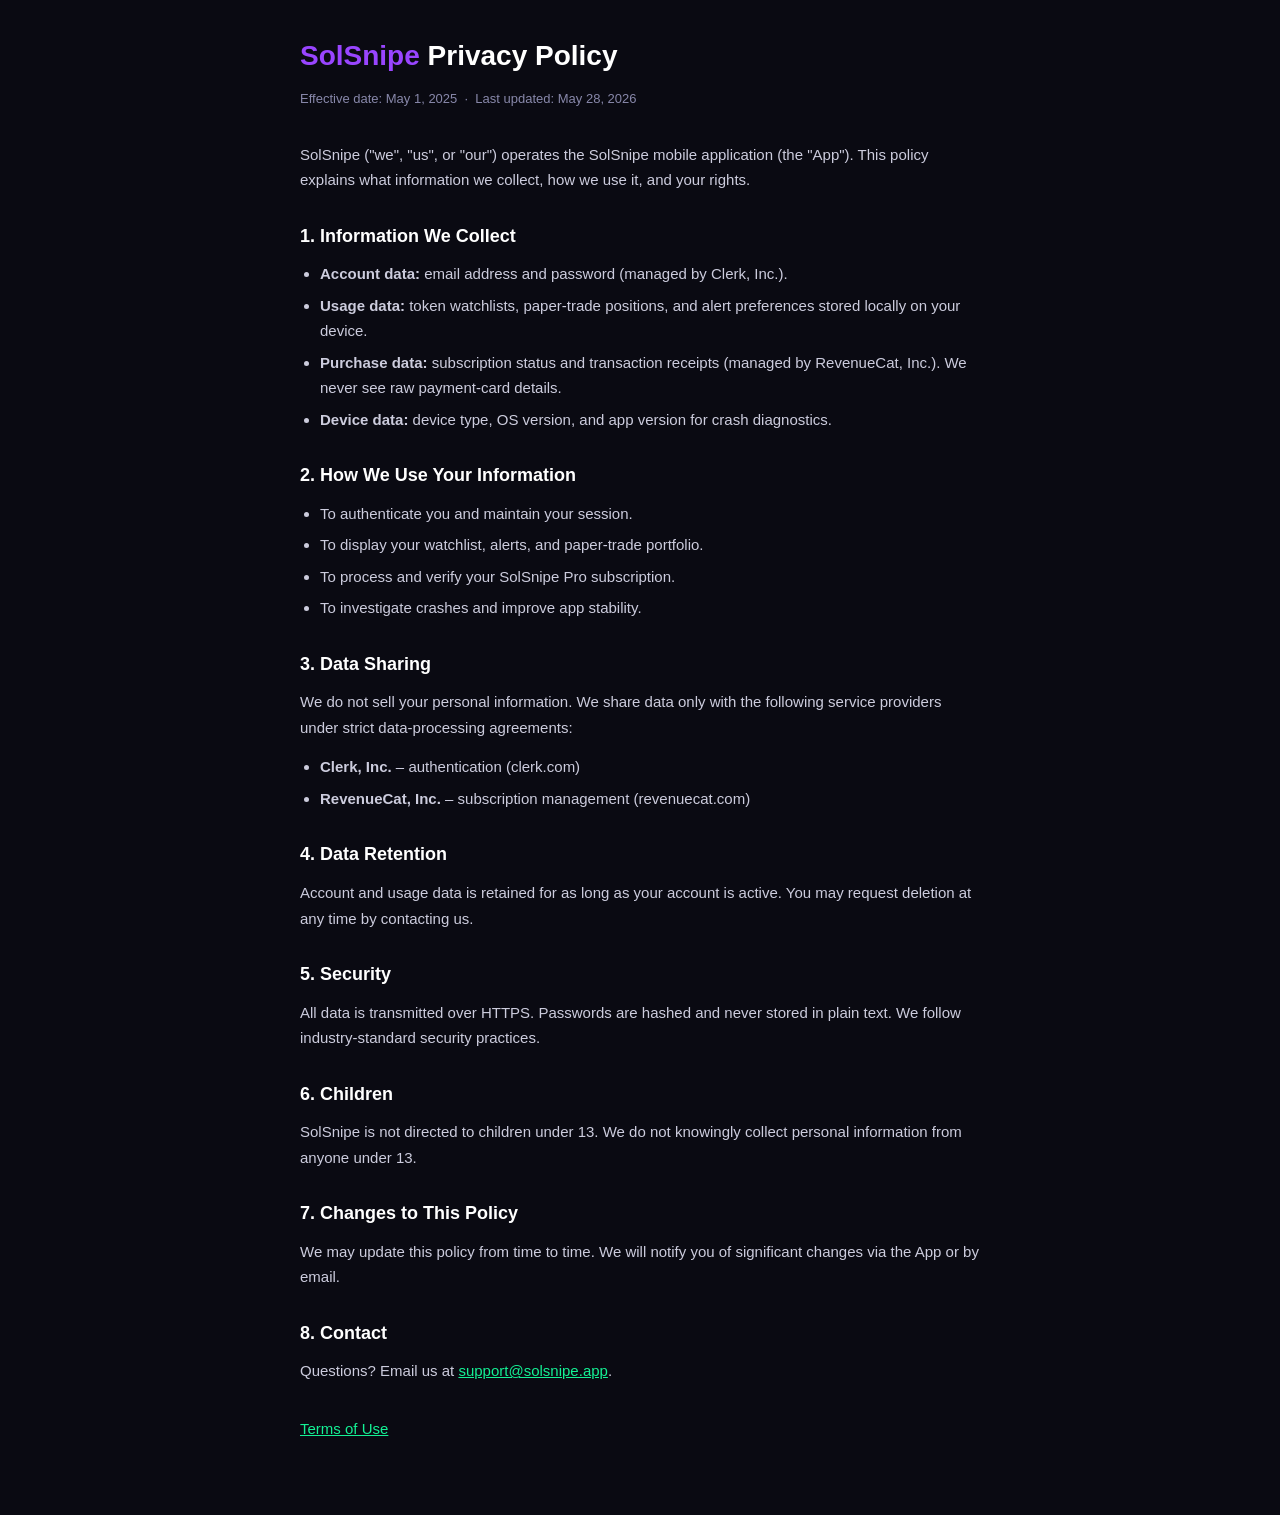
<file: privacy.html>
<!DOCTYPE html>
<html lang="en">
<head>
  <meta charset="utf-8">
  <title>Privacy Policy – SolSnipe</title>
  <meta name="viewport" content="width=device-width, initial-scale=1">
  <style>
    * { box-sizing: border-box; margin: 0; padding: 0; }
    body { font-family: -apple-system, BlinkMacSystemFont, 'Segoe UI', sans-serif;
           background: #0A0A12; color: #CCCCDD; line-height: 1.7; padding: 32px 20px 60px; max-width: 720px; margin: 0 auto; }
    h1 { color: #FFFFFF; font-size: 28px; font-weight: 800; margin-bottom: 8px; }
    h2 { color: #FFFFFF; font-size: 18px; font-weight: 700; margin: 28px 0 10px; }
    p  { margin-bottom: 14px; font-size: 15px; }
    ul { margin: 0 0 14px 20px; font-size: 15px; }
    li { margin-bottom: 6px; }
    .meta { color: #8888AA; font-size: 13px; margin-bottom: 32px; }
    a  { color: #14F195; }
    .brand { color: #9945FF; font-weight: 800; }
  </style>
</head>
<body>
  <h1><span class="brand">SolSnipe</span> Privacy Policy</h1>
  <p class="meta">Effective date: May 1, 2025 &nbsp;·&nbsp; Last updated: May 28, 2026</p>

  <p>SolSnipe ("we", "us", or "our") operates the SolSnipe mobile application (the "App"). This policy explains what information we collect, how we use it, and your rights.</p>

  <h2>1. Information We Collect</h2>
  <ul>
    <li><strong>Account data:</strong> email address and password (managed by Clerk, Inc.).</li>
    <li><strong>Usage data:</strong> token watchlists, paper-trade positions, and alert preferences stored locally on your device.</li>
    <li><strong>Purchase data:</strong> subscription status and transaction receipts (managed by RevenueCat, Inc.). We never see raw payment-card details.</li>
    <li><strong>Device data:</strong> device type, OS version, and app version for crash diagnostics.</li>
  </ul>

  <h2>2. How We Use Your Information</h2>
  <ul>
    <li>To authenticate you and maintain your session.</li>
    <li>To display your watchlist, alerts, and paper-trade portfolio.</li>
    <li>To process and verify your SolSnipe Pro subscription.</li>
    <li>To investigate crashes and improve app stability.</li>
  </ul>

  <h2>3. Data Sharing</h2>
  <p>We do not sell your personal information. We share data only with the following service providers under strict data-processing agreements:</p>
  <ul>
    <li><strong>Clerk, Inc.</strong> – authentication (clerk.com)</li>
    <li><strong>RevenueCat, Inc.</strong> – subscription management (revenuecat.com)</li>
  </ul>

  <h2>4. Data Retention</h2>
  <p>Account and usage data is retained for as long as your account is active. You may request deletion at any time by contacting us.</p>

  <h2>5. Security</h2>
  <p>All data is transmitted over HTTPS. Passwords are hashed and never stored in plain text. We follow industry-standard security practices.</p>

  <h2>6. Children</h2>
  <p>SolSnipe is not directed to children under 13. We do not knowingly collect personal information from anyone under 13.</p>

  <h2>7. Changes to This Policy</h2>
  <p>We may update this policy from time to time. We will notify you of significant changes via the App or by email.</p>

  <h2>8. Contact</h2>
  <p>Questions? Email us at <a href="mailto:support@solsnipe.app">support@solsnipe.app</a>.</p>

  <p style="margin-top:32px;">
    <a href="terms.html">Terms of Use</a>
  </p>
</body>
</html>
</file>
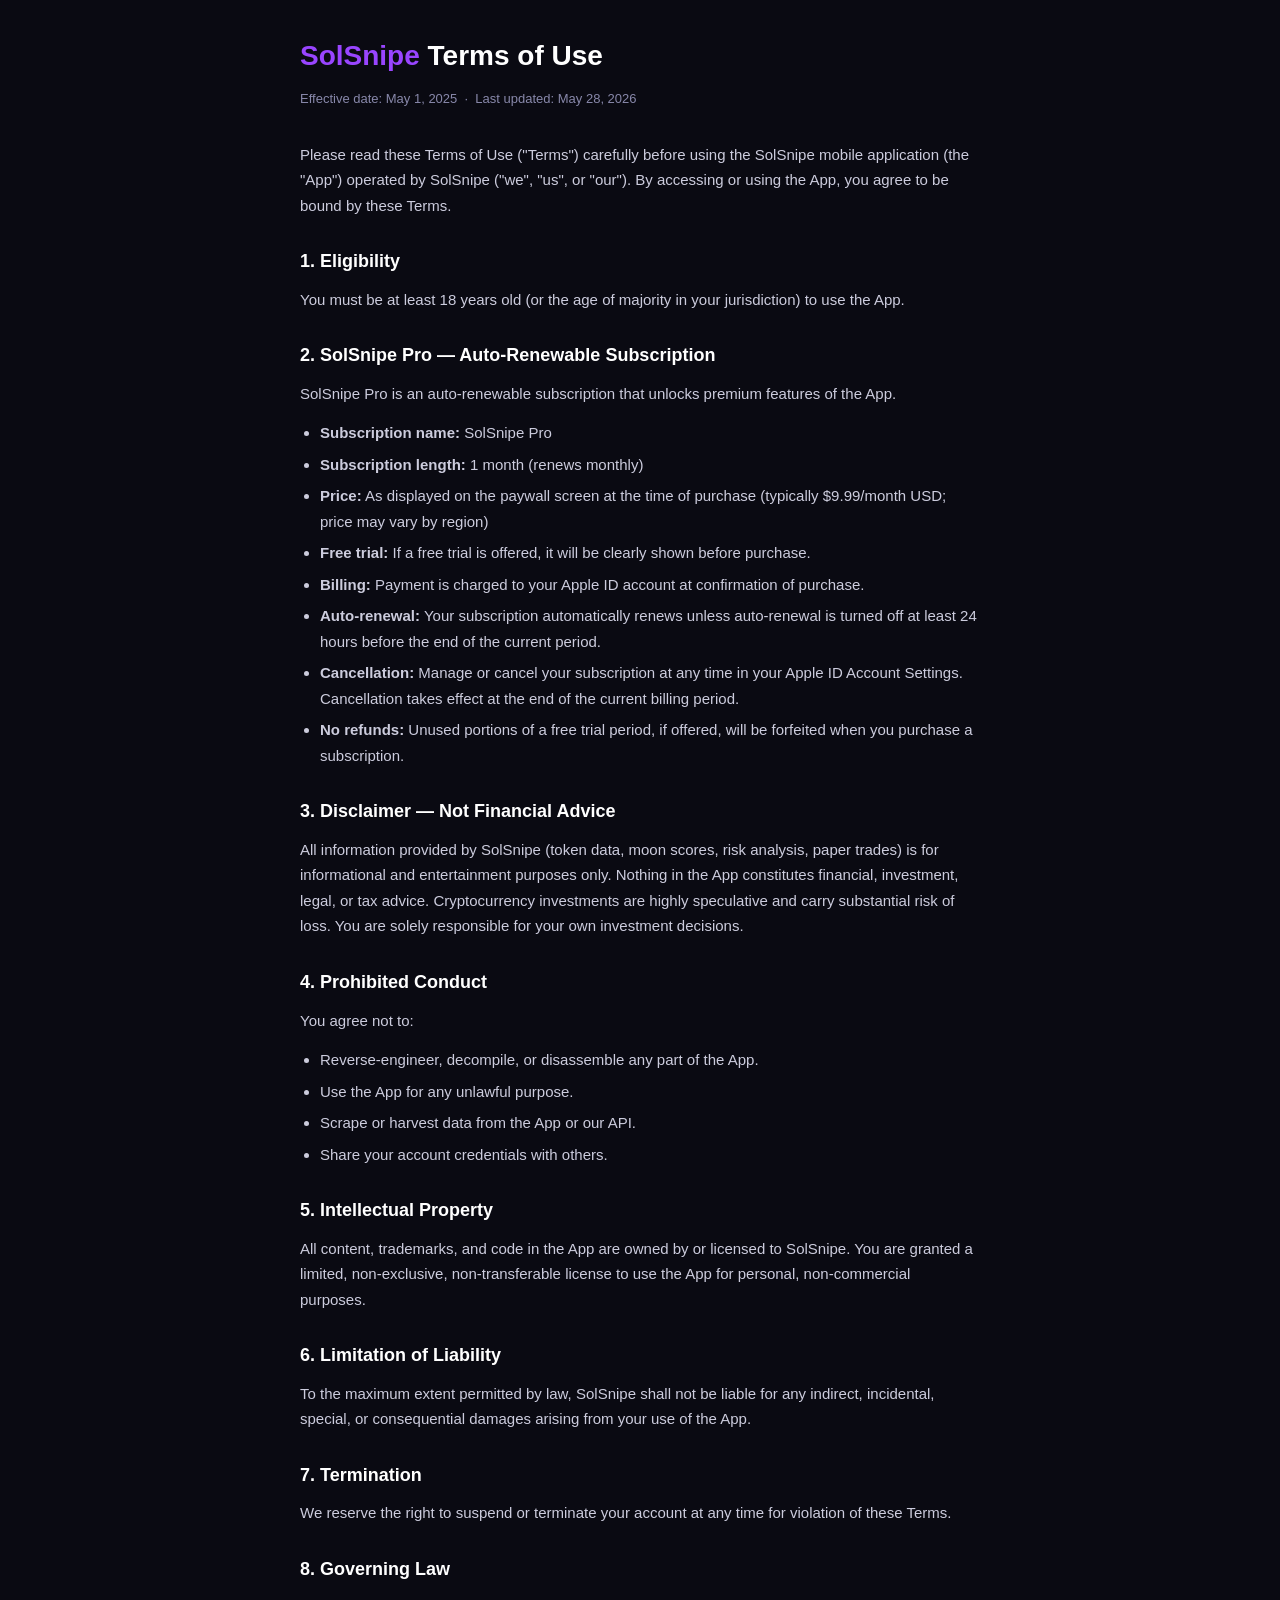
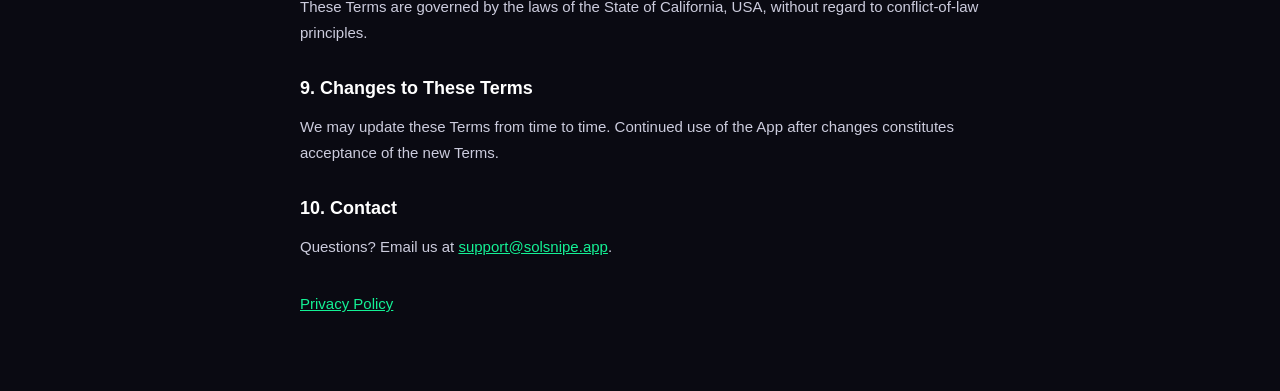
<file: terms.html>
<!DOCTYPE html>
<html lang="en">
<head>
  <meta charset="utf-8">
  <title>Terms of Use – SolSnipe</title>
  <meta name="viewport" content="width=device-width, initial-scale=1">
  <style>
    * { box-sizing: border-box; margin: 0; padding: 0; }
    body { font-family: -apple-system, BlinkMacSystemFont, 'Segoe UI', sans-serif;
           background: #0A0A12; color: #CCCCDD; line-height: 1.7; padding: 32px 20px 60px; max-width: 720px; margin: 0 auto; }
    h1 { color: #FFFFFF; font-size: 28px; font-weight: 800; margin-bottom: 8px; }
    h2 { color: #FFFFFF; font-size: 18px; font-weight: 700; margin: 28px 0 10px; }
    p  { margin-bottom: 14px; font-size: 15px; }
    ul { margin: 0 0 14px 20px; font-size: 15px; }
    li { margin-bottom: 6px; }
    .meta { color: #8888AA; font-size: 13px; margin-bottom: 32px; }
    a  { color: #14F195; }
    .brand { color: #9945FF; font-weight: 800; }
  </style>
</head>
<body>
  <h1><span class="brand">SolSnipe</span> Terms of Use</h1>
  <p class="meta">Effective date: May 1, 2025 &nbsp;·&nbsp; Last updated: May 28, 2026</p>

  <p>Please read these Terms of Use ("Terms") carefully before using the SolSnipe mobile application (the "App") operated by SolSnipe ("we", "us", or "our"). By accessing or using the App, you agree to be bound by these Terms.</p>

  <h2>1. Eligibility</h2>
  <p>You must be at least 18 years old (or the age of majority in your jurisdiction) to use the App.</p>

  <h2>2. SolSnipe Pro — Auto-Renewable Subscription</h2>
  <p>SolSnipe Pro is an auto-renewable subscription that unlocks premium features of the App.</p>
  <ul>
    <li><strong>Subscription name:</strong> SolSnipe Pro</li>
    <li><strong>Subscription length:</strong> 1 month (renews monthly)</li>
    <li><strong>Price:</strong> As displayed on the paywall screen at the time of purchase (typically $9.99/month USD; price may vary by region)</li>
    <li><strong>Free trial:</strong> If a free trial is offered, it will be clearly shown before purchase.</li>
    <li><strong>Billing:</strong> Payment is charged to your Apple ID account at confirmation of purchase.</li>
    <li><strong>Auto-renewal:</strong> Your subscription automatically renews unless auto-renewal is turned off at least 24 hours before the end of the current period.</li>
    <li><strong>Cancellation:</strong> Manage or cancel your subscription at any time in your Apple ID Account Settings. Cancellation takes effect at the end of the current billing period.</li>
    <li><strong>No refunds:</strong> Unused portions of a free trial period, if offered, will be forfeited when you purchase a subscription.</li>
  </ul>

  <h2>3. Disclaimer — Not Financial Advice</h2>
  <p>All information provided by SolSnipe (token data, moon scores, risk analysis, paper trades) is for informational and entertainment purposes only. Nothing in the App constitutes financial, investment, legal, or tax advice. Cryptocurrency investments are highly speculative and carry substantial risk of loss. You are solely responsible for your own investment decisions.</p>

  <h2>4. Prohibited Conduct</h2>
  <p>You agree not to:</p>
  <ul>
    <li>Reverse-engineer, decompile, or disassemble any part of the App.</li>
    <li>Use the App for any unlawful purpose.</li>
    <li>Scrape or harvest data from the App or our API.</li>
    <li>Share your account credentials with others.</li>
  </ul>

  <h2>5. Intellectual Property</h2>
  <p>All content, trademarks, and code in the App are owned by or licensed to SolSnipe. You are granted a limited, non-exclusive, non-transferable license to use the App for personal, non-commercial purposes.</p>

  <h2>6. Limitation of Liability</h2>
  <p>To the maximum extent permitted by law, SolSnipe shall not be liable for any indirect, incidental, special, or consequential damages arising from your use of the App.</p>

  <h2>7. Termination</h2>
  <p>We reserve the right to suspend or terminate your account at any time for violation of these Terms.</p>

  <h2>8. Governing Law</h2>
  <p>These Terms are governed by the laws of the State of California, USA, without regard to conflict-of-law principles.</p>

  <h2>9. Changes to These Terms</h2>
  <p>We may update these Terms from time to time. Continued use of the App after changes constitutes acceptance of the new Terms.</p>

  <h2>10. Contact</h2>
  <p>Questions? Email us at <a href="mailto:support@solsnipe.app">support@solsnipe.app</a>.</p>

  <p style="margin-top:32px;">
    <a href="privacy.html">Privacy Policy</a>
  </p>
</body>
</html>
</file>
